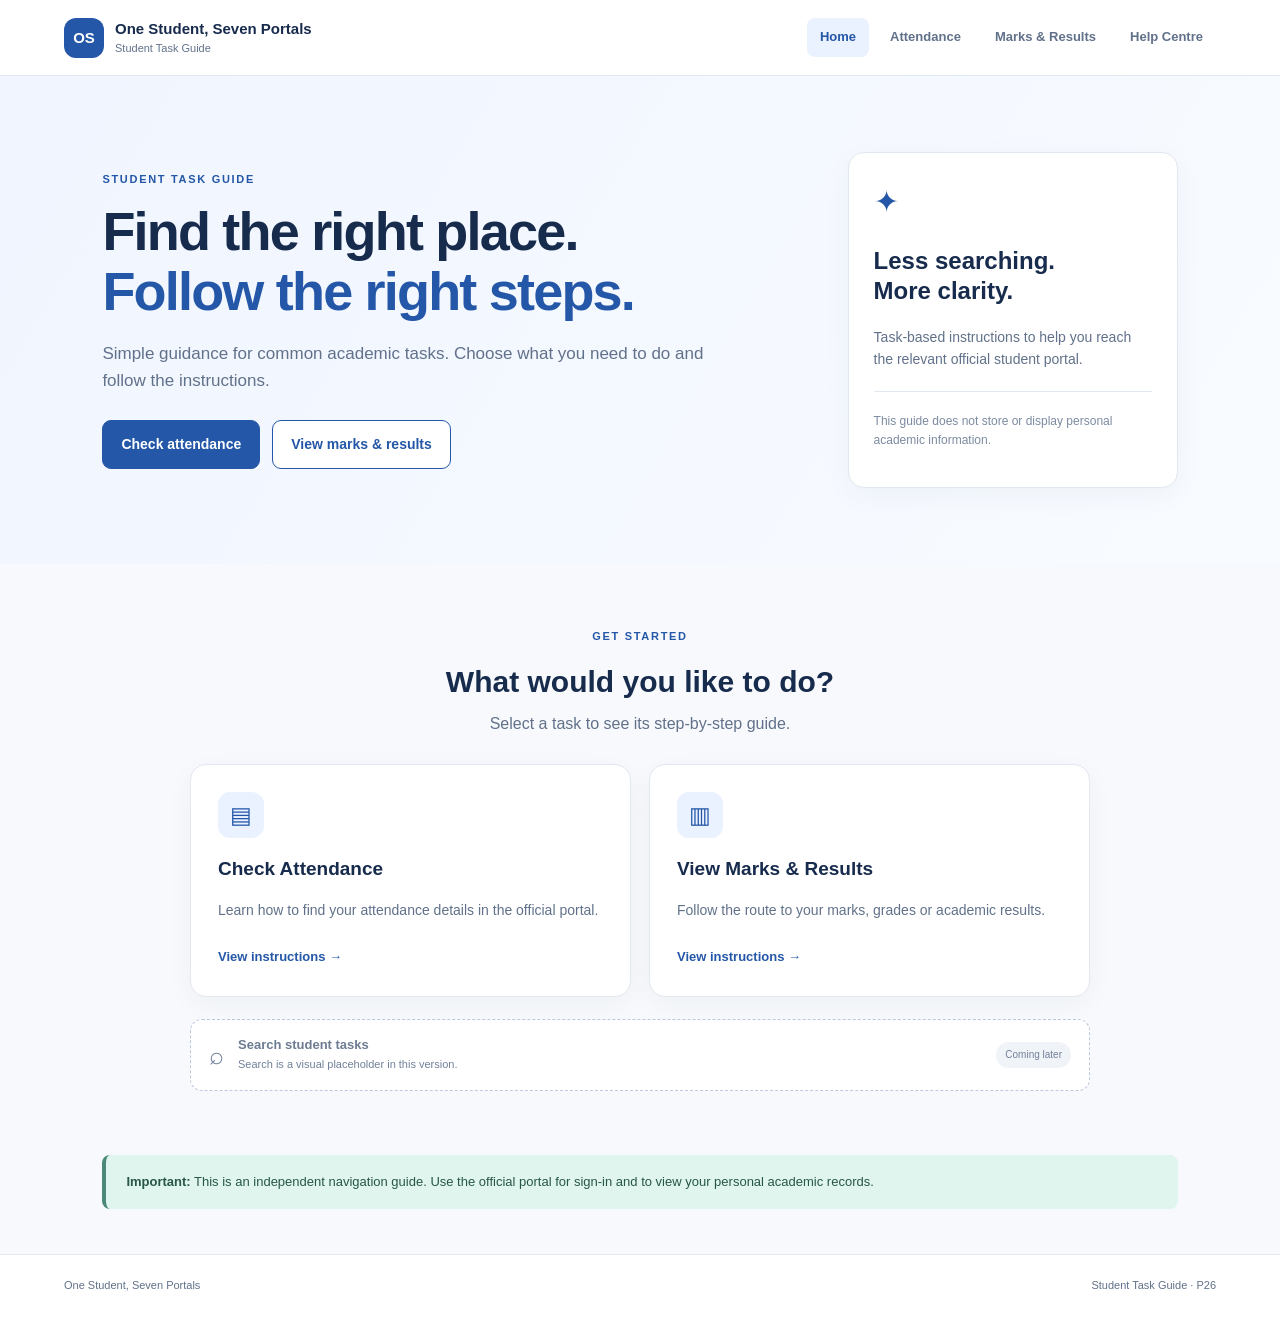
<file: index.html>
<!DOCTYPE html>
<html lang="en">
<head>
  <meta charset="UTF-8"><meta name="viewport" content="width=device-width, initial-scale=1.0">
  <meta name="description" content="A simple guide to common student academic tasks.">
  <title>One Student, Seven Portals | Home</title><link rel="stylesheet" href="style.css">
</head>
<body>
<header class="site-header"><a class="brand" href="index.html"><span class="brand-mark">OS</span><span>One Student, Seven Portals<small>Student Task Guide</small></span></a>
<button class="menu-toggle" aria-label="Toggle navigation" aria-expanded="false">☰</button>
<nav class="nav"><a class="active" href="index.html">Home</a><a href="attendance.html">Attendance</a><a href="results.html">Marks & Results</a><a href="help.html">Help Centre</a></nav></header>
<main>
<section class="hero"><div class="hero-copy"><p class="eyebrow">STUDENT TASK GUIDE</p><h1>Find the right place.<br><span>Follow the right steps.</span></h1><p class="lead">Simple guidance for common academic tasks. Choose what you need to do and follow the instructions.</p><div class="hero-actions"><a class="button primary" href="attendance.html">Check attendance</a><a class="button secondary" href="results.html">View marks & results</a></div></div>
<div class="hero-card"><div class="card-icon">✦</div><h2>Less searching.<br>More clarity.</h2><p>Task-based instructions to help you reach the relevant official student portal.</p><div class="mini-line"></div><p class="small-muted">This guide does not store or display personal academic information.</p></div></section>
<section class="section"><div class="section-heading"><p class="eyebrow">GET STARTED</p><h2>What would you like to do?</h2><p>Select a task to see its step-by-step guide.</p></div>
<div class="task-grid"><a class="task-card" href="attendance.html"><span class="task-icon">▤</span><h3>Check Attendance</h3><p>Learn how to find your attendance details in the official portal.</p><span class="card-link">View instructions →</span></a>
<a class="task-card" href="results.html"><span class="task-icon">▥</span><h3>View Marks & Results</h3><p>Follow the route to your marks, grades or academic results.</p><span class="card-link">View instructions →</span></a></div>
<div class="visual-search"><span>⌕</span><div><strong>Search student tasks</strong><small>Search is a visual placeholder in this version.</small></div><span class="search-tag">Coming later</span></div>
</section>
<section class="notice"><strong>Important:</strong> This is an independent navigation guide. Use the official portal for sign-in and to view your personal academic records.</section>
</main><footer><span>One Student, Seven Portals</span><span>Student Task Guide · P26</span></footer><script src="main.js"></script></body></html>
</file>
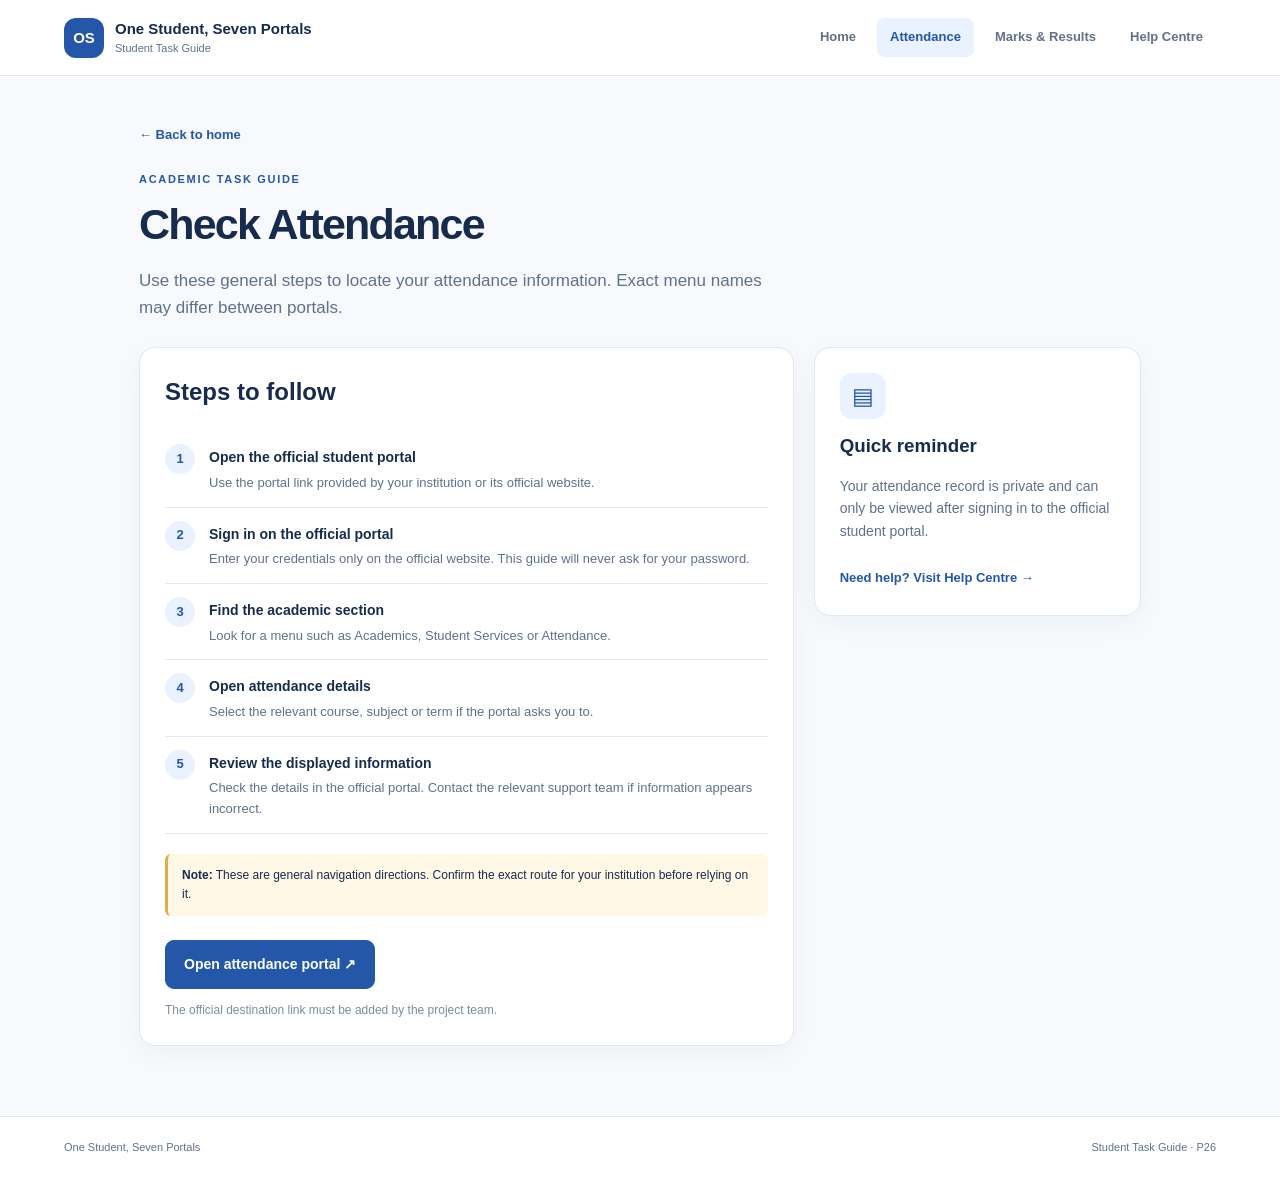
<file: attendance.html>
<!DOCTYPE html>
<html lang="en"><head><meta charset="UTF-8"><meta name="viewport" content="width=device-width, initial-scale=1.0"><title>Check Attendance | Student Task Guide</title><link rel="stylesheet" href="style.css"></head>
<body><header class="site-header"><a class="brand" href="index.html"><span class="brand-mark">OS</span><span>One Student, Seven Portals<small>Student Task Guide</small></span></a><button class="menu-toggle" aria-label="Toggle navigation" aria-expanded="false">☰</button><nav class="nav"><a href="index.html">Home</a><a class="active" href="attendance.html">Attendance</a><a href="results.html">Marks & Results</a><a href="help.html">Help Centre</a></nav></header>
<main class="content-page"><a class="back-link" href="index.html">← Back to home</a><p class="eyebrow">ACADEMIC TASK GUIDE</p><h1>Check Attendance</h1><p class="lead">Use these general steps to locate your attendance information. Exact menu names may differ between portals.</p>
<div class="guide-layout"><section class="panel"><h2>Steps to follow</h2><ol class="steps"><li><span>1</span><div><strong>Open the official student portal</strong><p>Use the portal link provided by your institution or its official website.</p></div></li><li><span>2</span><div><strong>Sign in on the official portal</strong><p>Enter your credentials only on the official website. This guide will never ask for your password.</p></div></li><li><span>3</span><div><strong>Find the academic section</strong><p>Look for a menu such as Academics, Student Services or Attendance.</p></div></li><li><span>4</span><div><strong>Open attendance details</strong><p>Select the relevant course, subject or term if the portal asks you to.</p></div></li><li><span>5</span><div><strong>Review the displayed information</strong><p>Check the details in the official portal. Contact the relevant support team if information appears incorrect.</p></div></li></ol>
<div class="callout"><strong>Note:</strong> These are general navigation directions. Confirm the exact route for your institution before relying on it.</div>
<a class="button primary portal-button" data-portal="attendance" href="#" target="_blank" rel="noopener">Open attendance portal ↗</a><p class="small-muted portal-status" aria-live="polite">The official destination link must be added by the project team.</p></section>
<aside class="side-card"><span class="task-icon">▤</span><h3>Quick reminder</h3><p>Your attendance record is private and can only be viewed after signing in to the official student portal.</p><a href="help.html" class="text-link">Need help? Visit Help Centre →</a></aside></div></main>
<footer><span>One Student, Seven Portals</span><span>Student Task Guide · P26</span></footer><script src="main.js"></script></body></html>
</file>
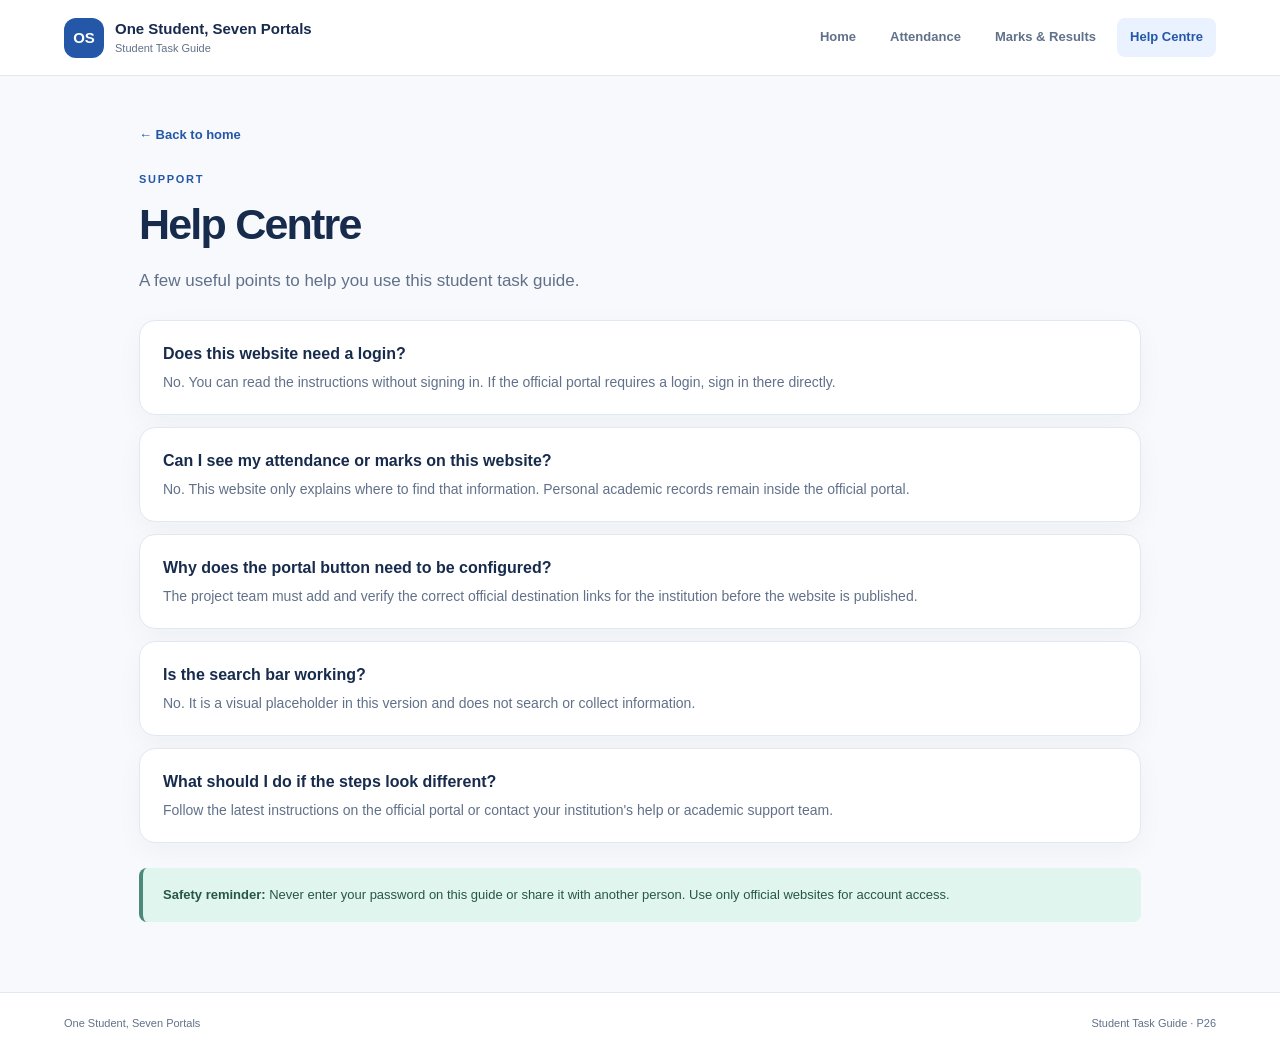
<file: help.html>
<!DOCTYPE html>
<html lang="en"><head><meta charset="UTF-8"><meta name="viewport" content="width=device-width, initial-scale=1.0"><title>Help Centre | Student Task Guide</title><link rel="stylesheet" href="style.css"></head>
<body><header class="site-header"><a class="brand" href="index.html"><span class="brand-mark">OS</span><span>One Student, Seven Portals<small>Student Task Guide</small></span></a><button class="menu-toggle" aria-label="Toggle navigation" aria-expanded="false">☰</button><nav class="nav"><a href="index.html">Home</a><a href="attendance.html">Attendance</a><a href="results.html">Marks & Results</a><a class="active" href="help.html">Help Centre</a></nav></header>
<main class="content-page"><a class="back-link" href="index.html">← Back to home</a><p class="eyebrow">SUPPORT</p><h1>Help Centre</h1><p class="lead">A few useful points to help you use this student task guide.</p>
<section class="faq-list"><article class="faq"><h2>Does this website need a login?</h2><p>No. You can read the instructions without signing in. If the official portal requires a login, sign in there directly.</p></article><article class="faq"><h2>Can I see my attendance or marks on this website?</h2><p>No. This website only explains where to find that information. Personal academic records remain inside the official portal.</p></article><article class="faq"><h2>Why does the portal button need to be configured?</h2><p>The project team must add and verify the correct official destination links for the institution before the website is published.</p></article><article class="faq"><h2>Is the search bar working?</h2><p>No. It is a visual placeholder in this version and does not search or collect information.</p></article><article class="faq"><h2>What should I do if the steps look different?</h2><p>Follow the latest instructions on the official portal or contact your institution's help or academic support team.</p></article></section>
<section class="notice"><strong>Safety reminder:</strong> Never enter your password on this guide or share it with another person. Use only official websites for account access.</section></main>
<footer><span>One Student, Seven Portals</span><span>Student Task Guide · P26</span></footer><script src="main.js"></script></body></html>
</file>
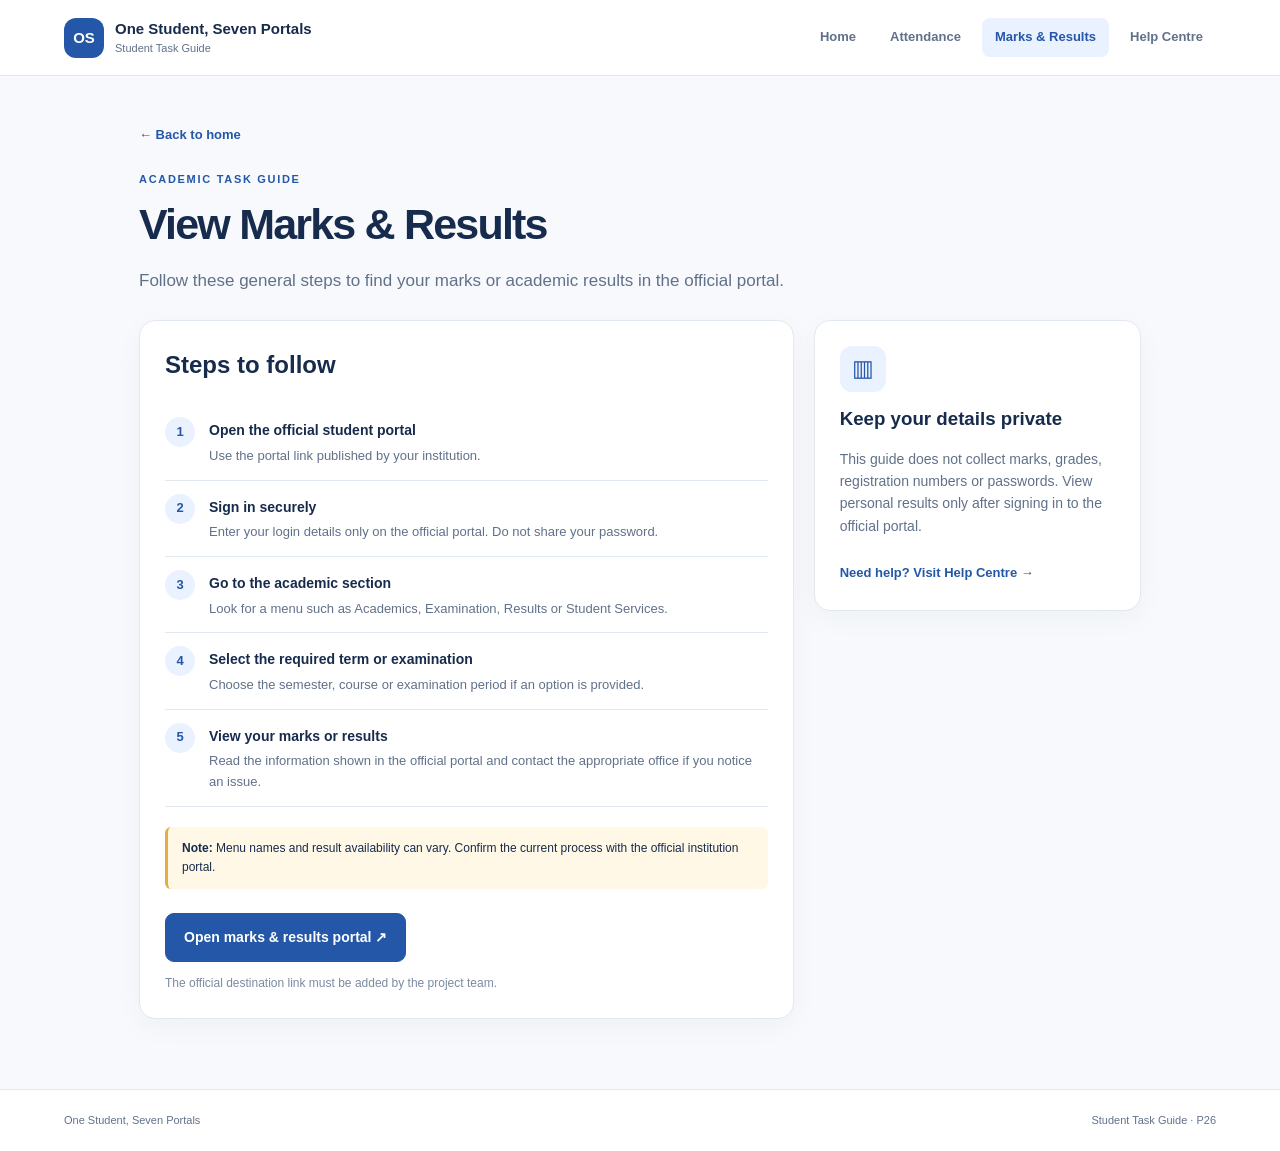
<file: results.html>
<!DOCTYPE html>
<html lang="en"><head><meta charset="UTF-8"><meta name="viewport" content="width=device-width, initial-scale=1.0"><title>Marks & Results | Student Task Guide</title><link rel="stylesheet" href="style.css"></head>
<body><header class="site-header"><a class="brand" href="index.html"><span class="brand-mark">OS</span><span>One Student, Seven Portals<small>Student Task Guide</small></span></a><button class="menu-toggle" aria-label="Toggle navigation" aria-expanded="false">☰</button><nav class="nav"><a href="index.html">Home</a><a href="attendance.html">Attendance</a><a class="active" href="results.html">Marks & Results</a><a href="help.html">Help Centre</a></nav></header>
<main class="content-page"><a class="back-link" href="index.html">← Back to home</a><p class="eyebrow">ACADEMIC TASK GUIDE</p><h1>View Marks & Results</h1><p class="lead">Follow these general steps to find your marks or academic results in the official portal.</p>
<div class="guide-layout"><section class="panel"><h2>Steps to follow</h2><ol class="steps"><li><span>1</span><div><strong>Open the official student portal</strong><p>Use the portal link published by your institution.</p></div></li><li><span>2</span><div><strong>Sign in securely</strong><p>Enter your login details only on the official portal. Do not share your password.</p></div></li><li><span>3</span><div><strong>Go to the academic section</strong><p>Look for a menu such as Academics, Examination, Results or Student Services.</p></div></li><li><span>4</span><div><strong>Select the required term or examination</strong><p>Choose the semester, course or examination period if an option is provided.</p></div></li><li><span>5</span><div><strong>View your marks or results</strong><p>Read the information shown in the official portal and contact the appropriate office if you notice an issue.</p></div></li></ol>
<div class="callout"><strong>Note:</strong> Menu names and result availability can vary. Confirm the current process with the official institution portal.</div>
<a class="button primary portal-button" data-portal="results" href="#" target="_blank" rel="noopener">Open marks & results portal ↗</a><p class="small-muted portal-status" aria-live="polite">The official destination link must be added by the project team.</p></section>
<aside class="side-card"><span class="task-icon">▥</span><h3>Keep your details private</h3><p>This guide does not collect marks, grades, registration numbers or passwords. View personal results only after signing in to the official portal.</p><a href="help.html" class="text-link">Need help? Visit Help Centre →</a></aside></div></main>
<footer><span>One Student, Seven Portals</span><span>Student Task Guide · P26</span></footer><script src="main.js"></script></body></html>
</file>
<file: style.css>
:root{--ink:#172b4d;--muted:#61718a;--blue:#2457a7;--blue2:#eaf1ff;--line:#e2e8f0;--paper:#f7f9fc;--white:#fff;--green:#dff5ed}
*{box-sizing:border-box}body{margin:0;font-family:Arial,Helvetica,sans-serif;color:var(--ink);background:var(--paper);line-height:1.6}a{color:inherit;text-decoration:none}.site-header{height:auto;min-height:76px;padding:14px max(5vw,22px);background:#fff;border-bottom:1px solid var(--line);display:flex;align-items:center;justify-content:space-between;gap:24px;position:sticky;top:0;z-index:5}.brand{display:flex;align-items:center;gap:11px;font-weight:700;font-size:15px;line-height:1.2}.brand small{display:block;color:var(--muted);font-weight:400;font-size:11px;margin-top:4px}.brand-mark{width:40px;height:40px;display:grid;place-items:center;background:var(--blue);color:white;border-radius:12px;font-weight:800}.nav{display:flex;gap:8px;align-items:center}.nav a{padding:9px 13px;border-radius:8px;color:var(--muted);font-size:13px;font-weight:600}.nav a:hover,.nav a.active{background:var(--blue2);color:var(--blue)}.menu-toggle{display:none;border:0;background:var(--blue2);color:var(--blue);border-radius:8px;padding:8px 12px;font-size:20px}.hero{padding:76px max(8vw,24px);display:grid;grid-template-columns:1.4fr .8fr;gap:8vw;align-items:center;background:linear-gradient(120deg,#f0f5ff,#f8fbff)}.eyebrow{color:var(--blue);font-size:11px;font-weight:800;letter-spacing:1.7px;margin:0 0 12px}.hero h1,.content-page h1{font-size:clamp(34px,5vw,54px);line-height:1.12;letter-spacing:-1.8px;margin:0 0 18px}.hero h1 span{color:var(--blue)}.lead{font-size:17px;color:var(--muted);max-width:650px;margin:0 0 26px}.hero-actions{display:flex;flex-wrap:wrap;gap:12px}.button{display:inline-flex;align-items:center;justify-content:center;padding:12px 18px;border-radius:9px;font-size:14px;font-weight:700;border:1px solid var(--blue);transition:.2s}.primary{background:var(--blue);color:#fff}.primary:hover{background:#173f80}.secondary{color:var(--blue);background:#fff}.secondary:hover{background:var(--blue2)}.hero-card,.panel,.side-card,.task-card,.faq{background:#fff;border:1px solid var(--line);border-radius:16px;padding:25px;box-shadow:0 8px 28px rgba(23,43,77,.04)}.hero-card{max-width:330px;justify-self:end}.card-icon{font-size:30px;color:var(--blue)}.hero-card h2{font-size:24px;line-height:1.25}.hero-card p,.task-card p,.side-card p,.faq p{color:var(--muted);font-size:14px}.mini-line{height:1px;background:var(--line);margin:20px 0}.small-muted{font-size:12px!important;color:#7c8ba1!important}.section{padding:64px max(8vw,24px)}.section-heading{text-align:center;margin-bottom:28px}.section-heading h2{font-size:30px;margin:0 0 5px}.section-heading>p:last-child{color:var(--muted);margin-top:0}.task-grid{display:grid;grid-template-columns:repeat(2,minmax(0,1fr));gap:18px;max-width:900px;margin:auto}.task-card{padding:27px;transition:.2s}.task-card:hover{transform:translateY(-3px);border-color:#b7cafa}.task-icon{display:inline-grid;place-items:center;width:46px;height:46px;border-radius:12px;background:var(--blue2);color:var(--blue);font-size:23px}.task-card h3{margin:16px 0 5px;font-size:19px}.card-link,.text-link{display:inline-block;color:var(--blue);font-size:13px;font-weight:700;margin-top:12px}.visual-search{max-width:900px;margin:22px auto 0;border:1px dashed #b9c8dd;background:#fff;border-radius:12px;padding:15px 18px;display:flex;align-items:center;gap:14px;color:#71819a}.visual-search>span:first-child{font-size:25px}.visual-search strong,.visual-search small{display:block}.visual-search strong{font-size:13px;color:#6d7c91}.visual-search small{font-size:11px}.search-tag{margin-left:auto;font-size:10px;background:#f0f3f8;padding:5px 9px;border-radius:20px}.notice{margin:0 max(8vw,24px) 45px;padding:17px 20px;border-left:4px solid #4b8a78;background:var(--green);border-radius:8px;color:#285747;font-size:13px}.content-page{max-width:1050px;margin:0 auto;padding:45px 24px 70px}.content-page h1{font-size:43px}.back-link{display:inline-block;color:var(--blue);font-size:13px;font-weight:700;margin-bottom:25px}.guide-layout{display:grid;grid-template-columns:1.6fr .8fr;gap:20px;align-items:start}.panel h2{margin-top:0}.steps{list-style:none;padding:0;margin:20px 0}.steps li{display:flex;gap:14px;padding:13px 0;border-bottom:1px solid var(--line)}.steps li>span{flex:0 0 30px;height:30px;display:grid;place-items:center;border-radius:50%;background:var(--blue2);color:var(--blue);font-weight:800;font-size:13px}.steps strong{font-size:14px}.steps p{font-size:13px;color:var(--muted);margin:3px 0 0}.callout{background:#fff8e7;border-left:3px solid #e0ad46;padding:12px 14px;border-radius:6px;font-size:12px;margin:20px 0}.portal-button{margin-top:4px}.portal-status{margin-bottom:0}.side-card{margin-top:0}.side-card h3{margin:12px 0 4px}.faq-list{display:grid;gap:12px}.faq{padding:20px 23px}.faq h2{font-size:16px;margin:0 0 5px}.faq p{margin:0}.content-page .notice{margin:25px 0 0}footer{padding:22px max(5vw,22px);border-top:1px solid var(--line);background:#fff;display:flex;justify-content:space-between;color:var(--muted);font-size:11px}
@media(max-width:760px){.site-header{flex-wrap:wrap}.menu-toggle{display:block}.nav{display:none;flex-basis:100%;flex-direction:column;align-items:stretch}.nav.open{display:flex}.nav a{padding:11px}.hero{grid-template-columns:1fr;padding-top:52px;padding-bottom:52px}.hero-card{justify-self:start;max-width:none}.task-grid,.guide-layout{grid-template-columns:1fr}.content-page h1{font-size:36px}.section{padding-top:48px;padding-bottom:48px}footer{gap:10px;flex-direction:column}}
</file>
